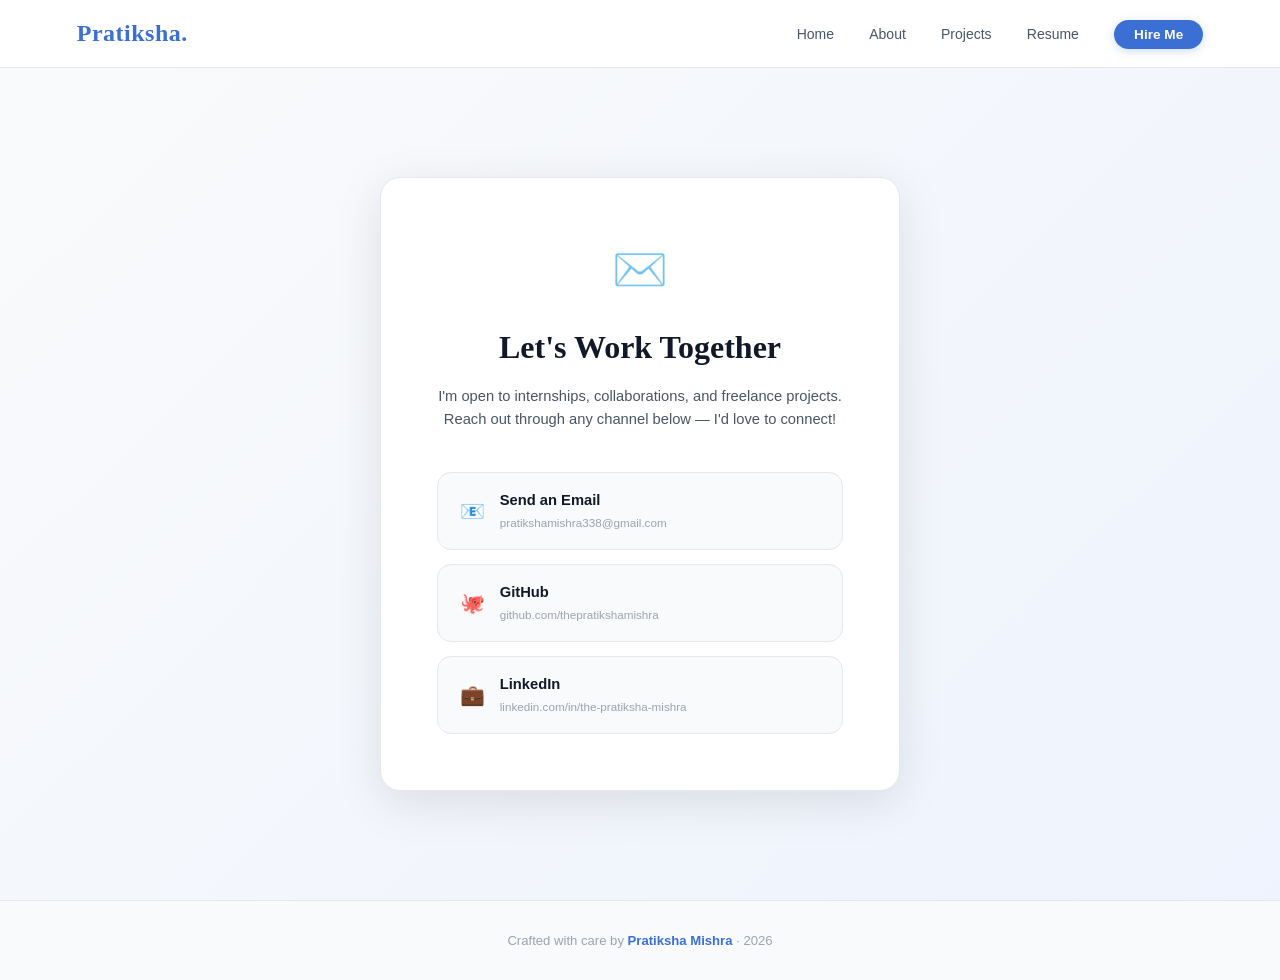
<file: contact.html>
<!DOCTYPE html>
<html lang="en">
<head>
  <meta charset="UTF-8">
  <meta name="viewport" content="width=device-width, initial-scale=1.0">
  <title>Contact — Pratiksha Mishra</title>
  <link rel="stylesheet" href="style.css">
</head>
<body>               
<nav>
  <span class="nav-logo">Pratiksha.</span>
  <button class="hamburger" onclick="toggleNav()"><span></span><span></span><span></span></button>
  <ul class="nav-links" id="navLinks">
    <li><a href="index.html">Home</a></li>
    <li><a href="about.html">About</a></li>
    <li><a href="project.html">Projects</a></li>
    <li><a href="resume.html">Resume</a></li>
    <li><a href="contact.html" class="nav-cta active">Hire Me</a></li>
  </ul>
</nav>

<section class="contact-section">
  <div class="contact-box">
    <div class="contact-icon">✉️</div>
    <h2>Let's Work Together</h2>
    <p>I'm open to internships, collaborations, and freelance projects. Reach out through any channel below — I'd love to connect!</p>
    <div class="contact-links">
      <a href="mailto:pratikshamishra338@gmail.com" class="contact-link-btn">
        <span class="link-icon">📧</span>
        <span class="link-text">Send an Email<small>pratikshamishra338@gmail.com</small></span>
      </a>
      <a href="https://github.com/thepratikshamishra" target="_blank" class="contact-link-btn">
        <span class="link-icon">🐙</span>
        <span class="link-text">GitHub<small>github.com/thepratikshamishra</small></span>
      </a>
      <a href="https://www.linkedin.com/in/the-pratiksha-mishra" target="_blank" class="contact-link-btn">
        <span class="link-icon">💼</span>
        <span class="link-text">LinkedIn<small>linkedin.com/in/the-pratiksha-mishra</small></span>
      </a>
    </div>
  </div>
</section>

<footer><p>Crafted with care by <strong>Pratiksha Mishra</strong> · 2026</p></footer>
<script>function toggleNav() { document.getElementById('navLinks').classList.toggle('open'); }</script>
</body>
</html>
</file>
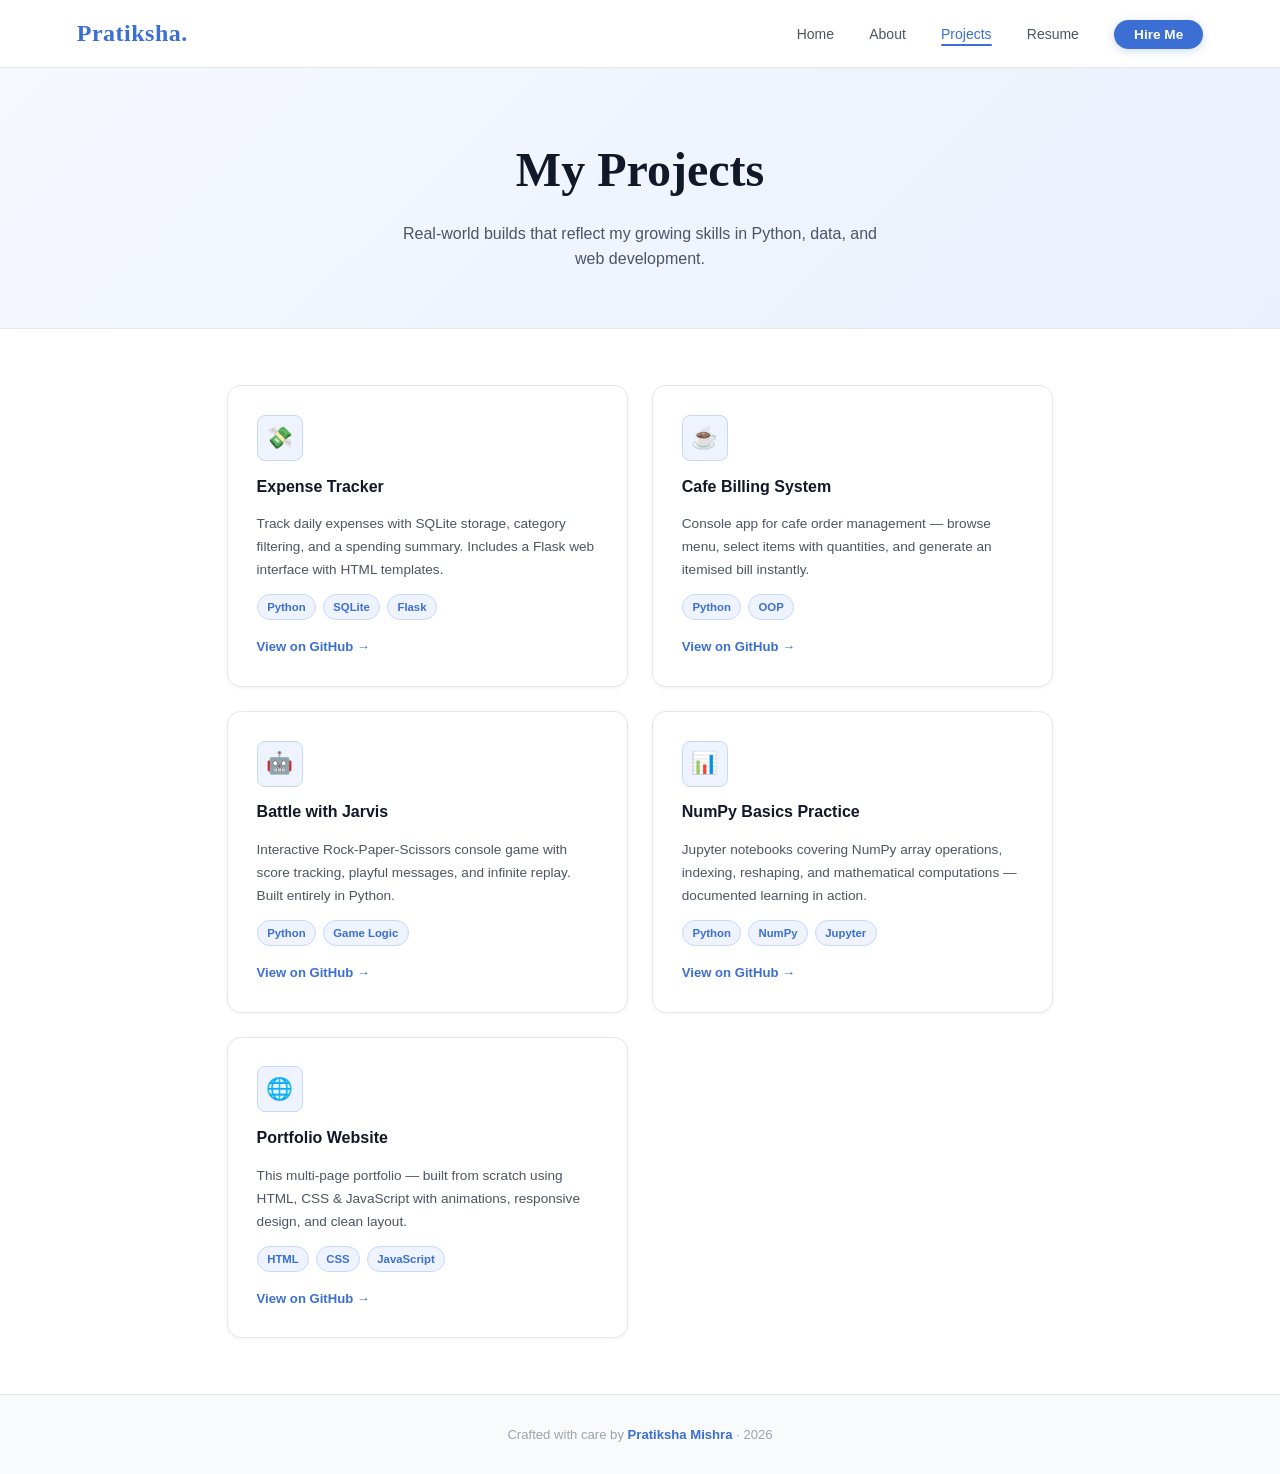
<file: project.html>
<!DOCTYPE html>
<html lang="en">
<head>
  <meta charset="UTF-8">
  <meta name="viewport" content="width=device-width, initial-scale=1.0">
  <title>Projects — Pratiksha Mishra</title>
  <link rel="stylesheet" href="style.css">
</head>
<body>
<nav>
  <span class="nav-logo">Pratiksha.</span>
  <button class="hamburger" onclick="toggleNav()"><span></span><span></span><span></span></button>
  <ul class="nav-links" id="navLinks">
    <li><a href="index.html">Home</a></li>
    <li><a href="about.html">About</a></li>
    <li><a href="project.html" class="active">Projects</a></li>
    <li><a href="resume.html">Resume</a></li>
    <li><a href="contact.html" class="nav-cta">Hire Me</a></li>
  </ul>
</nav>

<div class="page-hero fade-in">
  <h1>My Projects</h1>
  <p>Real-world builds that reflect my growing skills in Python, data, and web development.</p>
</div>

<div class="projects-grid">
  <div class="project-card fade-in">
    <div class="project-icon">💸</div>
    <h3>Expense Tracker</h3>
    <p>Track daily expenses with SQLite storage, category filtering, and a spending summary. Includes a Flask web interface with HTML templates.</p>
    <div class="project-tags"><span class="project-tag">Python</span><span class="project-tag">SQLite</span><span class="project-tag">Flask</span></div>
    <a href="https://github.com/thepratikshamishra/expense-tracker" target="_blank" class="project-link">View on GitHub →</a>
  </div>
  <div class="project-card fade-in">
    <div class="project-icon">☕</div>
    <h3>Cafe Billing System</h3>
    <p>Console app for cafe order management — browse menu, select items with quantities, and generate an itemised bill instantly.</p>
    <div class="project-tags"><span class="project-tag">Python</span><span class="project-tag">OOP</span></div>
    <a href="https://github.com/thepratikshamishra/cafe-billing-system" target="_blank" class="project-link">View on GitHub →</a>
  </div>
  <div class="project-card fade-in">
    <div class="project-icon">🤖</div>
    <h3>Battle with Jarvis</h3>
    <p>Interactive Rock-Paper-Scissors console game with score tracking, playful messages, and infinite replay. Built entirely in Python.</p>
    <div class="project-tags"><span class="project-tag">Python</span><span class="project-tag">Game Logic</span></div>
    <a href="https://github.com/thepratikshamishra/battle-with-jarvis" target="_blank" class="project-link">View on GitHub →</a>
  </div>
  <div class="project-card fade-in">
    <div class="project-icon">📊</div>
    <h3>NumPy Basics Practice</h3>
    <p>Jupyter notebooks covering NumPy array operations, indexing, reshaping, and mathematical computations — documented learning in action.</p>
    <div class="project-tags"><span class="project-tag">Python</span><span class="project-tag">NumPy</span><span class="project-tag">Jupyter</span></div>
    <a href="https://github.com/thepratikshamishra/numpy-basics-practice" target="_blank" class="project-link">View on GitHub →</a>
  </div>
  <div class="project-card fade-in">
    <div class="project-icon">🌐</div>
    <h3>Portfolio Website</h3>
    <p>This multi-page portfolio — built from scratch using HTML, CSS & JavaScript with animations, responsive design, and clean layout.</p>
    <div class="project-tags"><span class="project-tag">HTML</span><span class="project-tag">CSS</span><span class="project-tag">JavaScript</span></div>
    <a href="https://github.com/thepratikshamishra/portfolio" target="_blank" class="project-link">View on GitHub →</a>
  </div>
</div>

<footer><p>Crafted with care by <strong>Pratiksha Mishra</strong> · 2026</p></footer>
<script>
  function toggleNav() { document.getElementById('navLinks').classList.toggle('open'); }
  const io = new IntersectionObserver(e => e.forEach(x => x.isIntersecting && x.target.classList.add('visible')), { threshold: 0.1 });
  document.querySelectorAll('.fade-in').forEach(el => io.observe(el));
</script>
</body>
</html>
</file>
<file: style.css>
/* ===== VARIABLES ===== */
:root {
  --primary: #3b6fd4;
  --primary-light: #eef3fd;
  --primary-mid: #c7d9f8;
  --primary-dark: #2a52a8;
  --accent: #6ea8f7;
  --text-dark: #111827;
  --text-mid: #4b5563;
  --text-light: #9ca3af;
  --bg: #ffffff;
  --bg-soft: #f9fafb;
  --bg-card: #ffffff;
  --border: #e5e7eb;
  --shadow-sm: 0 1px 4px rgba(0,0,0,0.05);
  --shadow-md: 0 4px 20px rgba(0,0,0,0.07);
  --shadow-lg: 0 12px 48px rgba(0,0,0,0.10);
  --radius: 14px;
  --radius-sm: 8px;
  --nav-h: 68px;
  --font-display: 'Cormorant Garamond', Georgia, serif;
  --font-body: 'Inter', 'Segoe UI', sans-serif;
}

@import url('https://fonts.googleapis.com/css2?family=Cormorant+Garamond:wght@600;700&family=Inter:wght@300;400;500;600;700&display=swap');

*, *::before, *::after { box-sizing: border-box; margin: 0; padding: 0; }
html { scroll-behavior: smooth; }
body { font-family: var(--font-body); background: var(--bg); color: var(--text-dark); line-height: 1.6; -webkit-font-smoothing: antialiased; }
img { max-width: 100%; display: block; }
a { text-decoration: none; color: inherit; }

/* ===== NAV ===== */
nav {
  position: sticky; top: 0; z-index: 100;
  height: var(--nav-h);
  background: rgba(255,255,255,0.95);
  backdrop-filter: blur(16px);
  border-bottom: 1px solid var(--border);
  display: flex; align-items: center; justify-content: space-between;
  padding: 0 6%;
}
.nav-logo {
  font-family: var(--font-display);
  font-size: 1.5rem; font-weight: 700;
  color: var(--primary);
  letter-spacing: 0.5px;
}
.nav-links { display: flex; align-items: center; gap: 2.2rem; list-style: none; }
.nav-links a {
  font-size: 0.875rem; font-weight: 500; color: var(--text-mid);
  transition: color 0.2s; position: relative;
}
.nav-links a::after {
  content: ''; position: absolute; bottom: -4px; left: 0;
  width: 0; height: 2px; background: var(--primary);
  border-radius: 2px; transition: width 0.25s;
}
.nav-links a:hover, .nav-links a.active { color: var(--primary); }
.nav-links a:hover::after, .nav-links a.active::after { width: 100%; }
.nav-cta {
  background: var(--primary) !important;
  color: #fff !important;
  padding: 0.45rem 1.25rem;
  border-radius: 50px;
  font-size: 0.85rem !important;
  font-weight: 600 !important;
  transition: background 0.2s, transform 0.15s !important;
  box-shadow: 0 2px 10px rgba(59,111,212,0.25);
}
.nav-cta::after { display: none !important; }
.nav-cta:hover { background: var(--primary-dark) !important; transform: translateY(-1px); }
.hamburger { display: none; flex-direction: column; gap: 5px; cursor: pointer; padding: 4px; background: none; border: none; }
.hamburger span { display: block; width: 22px; height: 2px; background: var(--text-dark); border-radius: 2px; transition: 0.3s; }

/* ===== BUTTONS ===== */
.btn {
  display: inline-flex; align-items: center; gap: 0.45rem;
  padding: 0.72rem 1.6rem; border-radius: 50px;
  font-size: 0.88rem; font-weight: 600;
  cursor: pointer; transition: all 0.22s;
  border: 2px solid transparent;
  font-family: var(--font-body);
}
.btn-primary { background: var(--primary); color: #fff; box-shadow: 0 4px 14px rgba(59,111,212,0.3); }
.btn-primary:hover { background: var(--primary-dark); transform: translateY(-2px); box-shadow: 0 8px 22px rgba(59,111,212,0.35); }
.btn-outline { background: transparent; color: var(--primary); border-color: var(--primary-mid); }
.btn-outline:hover { background: var(--primary-light); transform: translateY(-2px); }

/* ===== SECTION LABELS ===== */
.section-label {
  display: inline-block; font-size: 0.72rem; font-weight: 700;
  letter-spacing: 0.13em; text-transform: uppercase;
  color: var(--primary); margin-bottom: 0.5rem;
}
.section-title {
  font-family: var(--font-display);
  font-size: clamp(2rem, 3.5vw, 2.6rem);
  font-weight: 700; color: var(--text-dark); line-height: 1.2;
}

/* ===== HERO ===== */
.hero {
  display: flex; align-items: center; justify-content: space-between;
  gap: 3rem; padding: 6rem 6% 5rem;
  max-width: 1120px; margin: 0 auto;
}
.hero-text { flex: 1; }
.hero-badge {
  display: inline-flex; align-items: center; gap: 0.5rem;
  background: var(--primary-light); color: var(--primary);
  font-size: 0.78rem; font-weight: 600;
  padding: 0.38rem 1rem; border-radius: 50px; margin-bottom: 1.6rem;
  border: 1px solid var(--primary-mid);
}
.hero-badge .dot { width: 7px; height: 7px; background: #4ade80; border-radius: 50%; box-shadow: 0 0 0 2px rgba(74,222,128,0.3); }
.hero-text h1 {
  font-family: var(--font-display);
  font-size: clamp(2.6rem, 5.5vw, 4rem);
  font-weight: 700; line-height: 1.1;
  color: var(--text-dark); margin-bottom: 0.6rem;
}
.hero-text h1 em { font-style: normal; color: var(--primary); }
.hero-sub { font-size: 1.05rem; color: var(--text-mid); margin-bottom: 2.2rem; font-weight: 400; max-width: 460px; }
.hero-actions { display: flex; gap: 1rem; flex-wrap: wrap; }
.hero-image { flex: 0 0 340px; display: flex; justify-content: center; }
.avatar-wrap {
  width: 300px; height: 300px; border-radius: 50%;
  background: linear-gradient(145deg, var(--primary-light), var(--primary-mid));
  display: flex; align-items: center; justify-content: center;
  box-shadow: 0 0 0 8px var(--primary-light), 0 24px 60px rgba(59,111,212,0.18);
  overflow: hidden; position: relative;
}
.avatar-wrap img { width: 100%; height: 100%; object-fit: cover; border-radius: 50%; }
.avatar-placeholder { font-size: 7rem; line-height: 1; }
.stats-row {
  display: flex; gap: 2.5rem; margin-top: 2.8rem;
  padding-top: 2rem; border-top: 1px solid var(--border);
  flex-wrap: wrap;
}
.stat-num { font-family: var(--font-display); font-size: 2rem; font-weight: 700; color: var(--primary); }
.stat-label { font-size: 0.75rem; color: var(--text-light); font-weight: 500; text-transform: uppercase; letter-spacing: 0.06em; margin-top: 0.1rem; }

/* ===== SKILLS ===== */
.skills-section { background: var(--bg-soft); padding: 5rem 6%; border-top: 1px solid var(--border); }
.skills-section .inner { max-width: 780px; margin: 0 auto; }
.section-header { margin-bottom: 2.8rem; }
/* Skill icon grid */
.skill-icon-grid {
  display: flex;
  flex-wrap: wrap;
  gap: 0.75rem;
}
.skill-chip {
  display: inline-flex; align-items: center; gap: 0.45rem;
  background: var(--bg-card);
  border: 1px solid var(--border);
  color: var(--text-dark);
  font-size: 0.85rem; font-weight: 500;
  padding: 0.45rem 1rem;
  border-radius: 50px;
  transition: all 0.2s;
  cursor: default;
}
.skill-chip:hover {
  background: var(--primary-light);
  border-color: var(--primary-mid);
  color: var(--primary);
  transform: translateY(-2px);
  box-shadow: var(--shadow-sm);
}
.skill-emoji { font-size: 1rem; line-height: 1; }

/* Skill category groups */
.skill-groups { display: grid; grid-template-columns: repeat(auto-fill, minmax(220px, 1fr)); gap: 1.2rem; }
.skill-group-card {
  background: var(--bg-card);
  border: 1px solid var(--border);
  border-radius: var(--radius);
  padding: 1.4rem 1.5rem;
  box-shadow: var(--shadow-sm);
  transition: transform 0.2s, box-shadow 0.2s;
}
.skill-group-card:hover { transform: translateY(-3px); box-shadow: var(--shadow-md); }
.skill-group-label {
  font-size: 0.7rem; font-weight: 700; letter-spacing: 0.1em;
  text-transform: uppercase; color: var(--primary);
  margin-bottom: 1rem; display: flex; align-items: center; gap: 0.4rem;
}
.skill-chips { display: flex; flex-wrap: wrap; gap: 0.5rem; }
.skill-chip {
  display: inline-flex; align-items: center; gap: 0.35rem;
  background: var(--bg-soft); border: 1px solid var(--border);
  color: var(--text-dark); font-size: 0.8rem; font-weight: 500;
  padding: 0.3rem 0.75rem; border-radius: 50px;
  transition: all 0.2s;
}
.skill-chip:hover { background: var(--primary-light); border-color: var(--primary-mid); color: var(--primary); }
.skill-chip .chip-icon { font-size: 0.95rem; }

.tech-tags { display: flex; flex-wrap: wrap; gap: 0.55rem; margin-top: 2.8rem; }
.tag {
  background: var(--bg-card); border: 1px solid var(--border);
  color: var(--text-mid); font-size: 0.78rem; font-weight: 500;
  padding: 0.28rem 0.85rem; border-radius: 50px; transition: all 0.2s;
}
.tag:hover { border-color: var(--primary); color: var(--primary); background: var(--primary-light); }

/* ===== PAGE HERO (shared) ===== */
.page-hero {
  background: linear-gradient(135deg, #f5f8ff 0%, #eaf0fd 100%);
  padding: 4rem 6% 3.5rem; text-align: center;
  border-bottom: 1px solid var(--border);
}
.page-hero h1 { font-family: var(--font-display); font-size: clamp(2rem, 4vw, 3rem); font-weight: 700; color: var(--text-dark); margin-bottom: 0.75rem; }
.page-hero p { color: var(--text-mid); font-size: 1rem; max-width: 500px; margin: 0 auto; }

/* ===== ABOUT ===== */
.about-grid { display: grid; grid-template-columns: 1fr 1fr; gap: 2rem; max-width: 980px; margin: 3.5rem auto; padding: 0 6%; align-items: start; }
.about-card { background: var(--bg-card); border: 1px solid var(--border); border-radius: var(--radius); padding: 2rem; box-shadow: var(--shadow-sm); }
.about-card h2 { font-family: var(--font-display); font-size: 1.5rem; font-weight: 700; color: var(--text-dark); margin-bottom: 1.5rem; }
.about-img-wrap { text-align: center; margin-bottom: 1.5rem; }
.about-img-wrap img { width: 130px; height: 130px; border-radius: 50%; object-fit: cover; border: 3px solid var(--primary-mid); margin: 0 auto; }
.about-img-placeholder { width: 130px; height: 130px; border-radius: 50%; background: linear-gradient(135deg, var(--primary-light), var(--primary-mid)); display: flex; align-items: center; justify-content: center; font-size: 4rem; margin: 0 auto; }
.edu-item { margin-bottom: 1.5rem; padding-bottom: 1.5rem; border-bottom: 1px solid var(--border); }
.edu-item:last-child { margin-bottom: 0; padding-bottom: 0; border-bottom: none; }
.edu-year { display: inline-block; font-size: 0.72rem; background: var(--primary-light); color: var(--primary); padding: 0.18rem 0.65rem; border-radius: 50px; font-weight: 700; margin-bottom: 0.5rem; border: 1px solid var(--primary-mid); }
.edu-item h3 { font-size: 0.95rem; font-weight: 700; color: var(--text-dark); margin-bottom: 0.2rem; }
.edu-item .school { font-size: 0.83rem; color: var(--primary); font-weight: 600; margin-bottom: 0.3rem; }
.edu-item p { font-size: 0.85rem; color: var(--text-mid); }

/* ===== PROJECTS ===== */
.projects-grid { display: grid; grid-template-columns: repeat(auto-fill, minmax(280px, 1fr)); gap: 1.5rem; max-width: 980px; margin: 3.5rem auto; padding: 0 6%; }
.project-card { background: var(--bg-card); border: 1px solid var(--border); border-radius: var(--radius); padding: 1.8rem; box-shadow: var(--shadow-sm); transition: transform 0.22s, box-shadow 0.22s; display: flex; flex-direction: column; gap: 0.8rem; }
.project-card:hover { transform: translateY(-5px); box-shadow: var(--shadow-lg); }
.project-icon { width: 46px; height: 46px; background: var(--primary-light); border-radius: var(--radius-sm); display: flex; align-items: center; justify-content: center; font-size: 1.35rem; border: 1px solid var(--primary-mid); }
.project-card h3 { font-size: 1rem; font-weight: 700; color: var(--text-dark); }
.project-card p { font-size: 0.85rem; color: var(--text-mid); flex: 1; line-height: 1.7; }
.project-tags { display: flex; flex-wrap: wrap; gap: 0.4rem; }
.project-tag { font-size: 0.71rem; font-weight: 600; color: var(--primary); background: var(--primary-light); padding: 0.18rem 0.6rem; border-radius: 50px; border: 1px solid var(--primary-mid); }
.project-link { display: inline-flex; align-items: center; gap: 0.3rem; font-size: 0.82rem; font-weight: 600; color: var(--primary); margin-top: 0.2rem; transition: gap 0.2s; }
.project-link:hover { gap: 0.5rem; }

/* ===== RESUME ===== */
.resume-page { max-width: 840px; margin: 3rem auto; padding: 0 6% 4rem; }
.resume-top-bar { display: flex; justify-content: space-between; align-items: center; margin-bottom: 2rem; flex-wrap: wrap; gap: 1rem; }
.resume-top-bar h1 { font-family: var(--font-display); font-size: 1.8rem; font-weight: 700; color: var(--text-dark); }
.resume-top-bar p { color: var(--text-light); font-size: 0.85rem; margin-top: 0.2rem; }
.resume-card { background: #fff; border: 1px solid var(--border); border-radius: var(--radius); box-shadow: var(--shadow-md); overflow: hidden; }
.r-header { background: linear-gradient(135deg, #f5f8ff, #eaf0fd); padding: 2.5rem; display: flex; gap: 2rem; align-items: center; border-bottom: 1px solid var(--border); }
.r-photo { width: 105px; height: 105px; border-radius: 50%; object-fit: cover; border: 3px solid #fff; box-shadow: var(--shadow-md); flex-shrink: 0; }
.r-photo-placeholder { width: 105px; height: 105px; border-radius: 50%; background: linear-gradient(135deg, var(--primary-light), var(--primary-mid)); display: flex; align-items: center; justify-content: center; font-size: 3rem; flex-shrink: 0; }
.r-header-text h2 { font-family: var(--font-display); font-size: 1.9rem; font-weight: 700; color: var(--text-dark); margin-bottom: 0.2rem; }
.r-role { font-size: 0.9rem; color: var(--primary); font-weight: 600; margin-bottom: 0.9rem; }
.r-contacts { display: flex; flex-wrap: wrap; gap: 0.5rem; }
.r-pill { display: inline-flex; align-items: center; gap: 0.3rem; font-size: 0.75rem; color: var(--text-mid); background: #fff; border: 1px solid var(--border); padding: 0.22rem 0.7rem; border-radius: 50px; font-weight: 500; text-decoration: none; transition: all 0.2s; }
.r-pill:hover { border-color: var(--primary); color: var(--primary); }
.r-body { padding: 2rem 2.5rem; display: flex; flex-direction: column; gap: 1.8rem; }
.r-sec-title { font-size: 0.68rem; font-weight: 700; letter-spacing: 0.13em; text-transform: uppercase; color: var(--primary); margin-bottom: 1rem; padding-bottom: 0.5rem; border-bottom: 2px solid var(--primary-light); }
.r-summary { font-size: 0.88rem; color: var(--text-mid); line-height: 1.8; }
.r-edu-row { display: flex; gap: 1.5rem; }
.r-edu-date { flex: 0 0 120px; font-size: 0.76rem; color: var(--text-light); font-weight: 500; padding-top: 0.1rem; }
.r-edu-detail h3 { font-size: 0.92rem; font-weight: 700; color: var(--text-dark); margin-bottom: 0.2rem; }
.r-school { font-size: 0.82rem; color: var(--primary); font-weight: 600; margin-bottom: 0.35rem; }
.r-edu-detail p { font-size: 0.81rem; color: var(--text-mid); line-height: 1.7; }
.r-skills-grid { display: grid; grid-template-columns: 1fr 1fr; gap: 1.2rem; }
.r-skill-group h4 { font-size: 0.78rem; font-weight: 700; color: var(--text-dark); margin-bottom: 0.35rem; }
.r-skill-group p { font-size: 0.8rem; color: var(--text-mid); line-height: 1.6; }
.r-project { margin-bottom: 1.1rem; padding-bottom: 1.1rem; border-bottom: 1px solid var(--border); }
.r-project:last-child { margin-bottom: 0; padding-bottom: 0; border-bottom: none; }
.r-project h3 { font-size: 0.92rem; font-weight: 700; color: var(--text-dark); margin-bottom: 0.45rem; }
.r-project ul { padding-left: 1.1rem; }
.r-project ul li { font-size: 0.81rem; color: var(--text-mid); line-height: 1.75; }
.r-extras { display: flex; gap: 2.5rem; flex-wrap: wrap; }
.r-extra h4 { font-size: 0.78rem; font-weight: 700; color: var(--text-dark); margin-bottom: 0.3rem; }
.r-extra p { font-size: 0.81rem; color: var(--text-mid); }
.download-btn { display: inline-flex; align-items: center; gap: 0.5rem; background: var(--primary); color: #fff; font-size: 0.86rem; font-weight: 600; padding: 0.65rem 1.4rem; border-radius: 50px; transition: all 0.2s; box-shadow: 0 4px 14px rgba(59,111,212,0.3); }
.download-btn:hover { background: var(--primary-dark); transform: translateY(-2px); box-shadow: 0 8px 22px rgba(59,111,212,0.35); }

/* ===== CONTACT ===== */
.contact-section { min-height: calc(100vh - var(--nav-h)); display: flex; align-items: center; justify-content: center; padding: 4rem 6%; background: linear-gradient(135deg, #f9fafb 0%, #eef3fd 100%); }
.contact-box { background: var(--bg-card); border: 1px solid var(--border); border-radius: 20px; padding: 3.5rem; max-width: 520px; width: 100%; box-shadow: var(--shadow-lg); text-align: center; }
.contact-icon { font-size: 2.8rem; margin-bottom: 1rem; }
.contact-box h2 { font-family: var(--font-display); font-size: 2rem; font-weight: 700; color: var(--text-dark); margin-bottom: 0.75rem; }
.contact-box p { color: var(--text-mid); margin-bottom: 2.5rem; font-size: 0.92rem; }
.contact-links { display: flex; flex-direction: column; gap: 0.9rem; }
.contact-link-btn { display: flex; align-items: center; gap: 0.9rem; padding: 1rem 1.4rem; border-radius: var(--radius); border: 1.5px solid var(--border); background: var(--bg-soft); color: var(--text-dark); font-weight: 600; font-size: 0.92rem; transition: all 0.2s; text-align: left; }
.contact-link-btn:hover { border-color: var(--primary); background: var(--primary-light); color: var(--primary); transform: translateX(5px); }
.link-icon { font-size: 1.25rem; }
.link-text small { display: block; font-size: 0.73rem; font-weight: 400; color: var(--text-light); margin-top: 0.1rem; }
.contact-link-btn:hover .link-text small { color: var(--primary); opacity: 0.75; }

/* ===== FOOTER ===== */
footer { background: var(--bg-soft); border-top: 1px solid var(--border); padding: 1.8rem 6%; text-align: center; color: var(--text-light); font-size: 0.82rem; }
footer strong { color: var(--primary); font-weight: 600; }

/* ===== FADE IN ===== */
.fade-in { opacity: 0; transform: translateY(22px); transition: opacity 0.6s ease, transform 0.6s ease; }
.fade-in.visible { opacity: 1; transform: none; }

/* ===== RESPONSIVE ===== */
@media (max-width: 768px) {
  nav { position: relative; }
  .nav-links { display: none; flex-direction: column; position: absolute; top: var(--nav-h); left: 0; right: 0; background: #fff; border-bottom: 1px solid var(--border); padding: 1.5rem 6%; gap: 1.2rem; box-shadow: var(--shadow-md); }
  .nav-links.open { display: flex; }
  .hamburger { display: flex; }
  .hero { flex-direction: column-reverse; padding: 3rem 6%; text-align: center; }
  .hero-image { flex: none; }
  .avatar-wrap { width: 210px; height: 210px; }
  .hero-actions { justify-content: center; }
  .stats-row { justify-content: center; }
  .about-grid { grid-template-columns: 1fr; }
  .r-header { flex-direction: column; text-align: center; }
  .r-contacts { justify-content: center; }
  .r-edu-row { flex-direction: column; gap: 0.3rem; }
  .r-edu-date { flex: none; }
  .r-skills-grid { grid-template-columns: 1fr; }
  .r-body { padding: 1.5rem; }
  .r-header { padding: 1.5rem; }
  .contact-box { padding: 2rem 1.5rem; }
}
</file>
